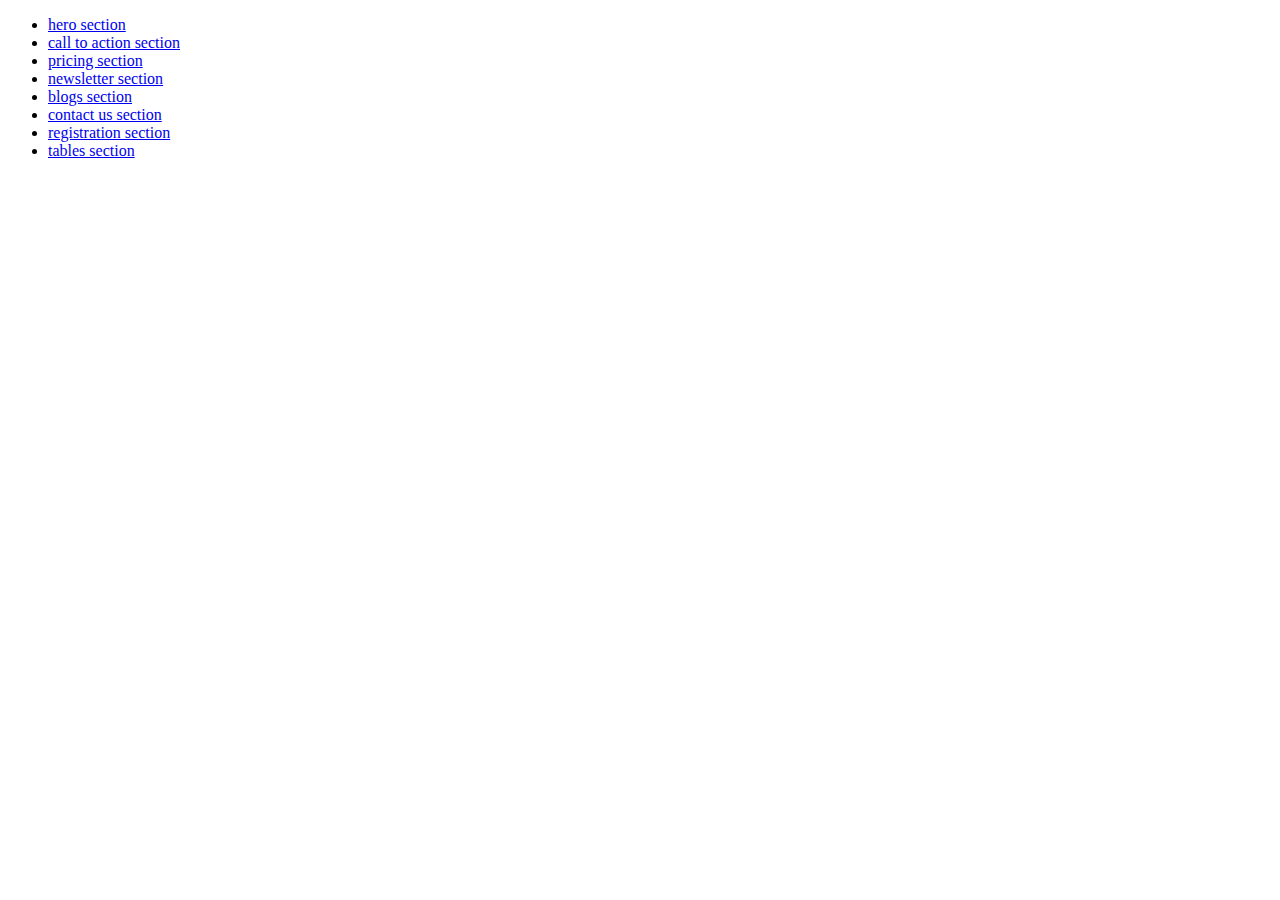
<file: index.html>
<!DOCTYPE html>
<html lang="en">
  <head>
    <meta charset="UTF-8" />
    <meta name="viewport" content="width=device-width, initial-scale=1.0" />
    <title>Document</title>
  </head>
  <body>
    <!-- DO NOT EDIT THIS FILE -->
    <ul>
      <li><a href="./1-hero-section/index.html">hero section</a></li>
      <li><a href="./2-call-to-action/index.html">call to action section</a></li>
      <li><a href="./3-pricings/index.html">pricing section</a></li>
      <li><a href="./4-newsletter/index.html">newsletter section</a></li>
      <li><a href="./5-blogs/index.html">blogs section</a></li>
      <li><a href="./6-contact-us/index.html">contact us section</a></li>
      <li><a href="./7-registration/index.html">registration section</a></li>
      <li><a href="./8-tables/index.html">tables section</a></li>
    </ul>
  </body>
</html>
</file>
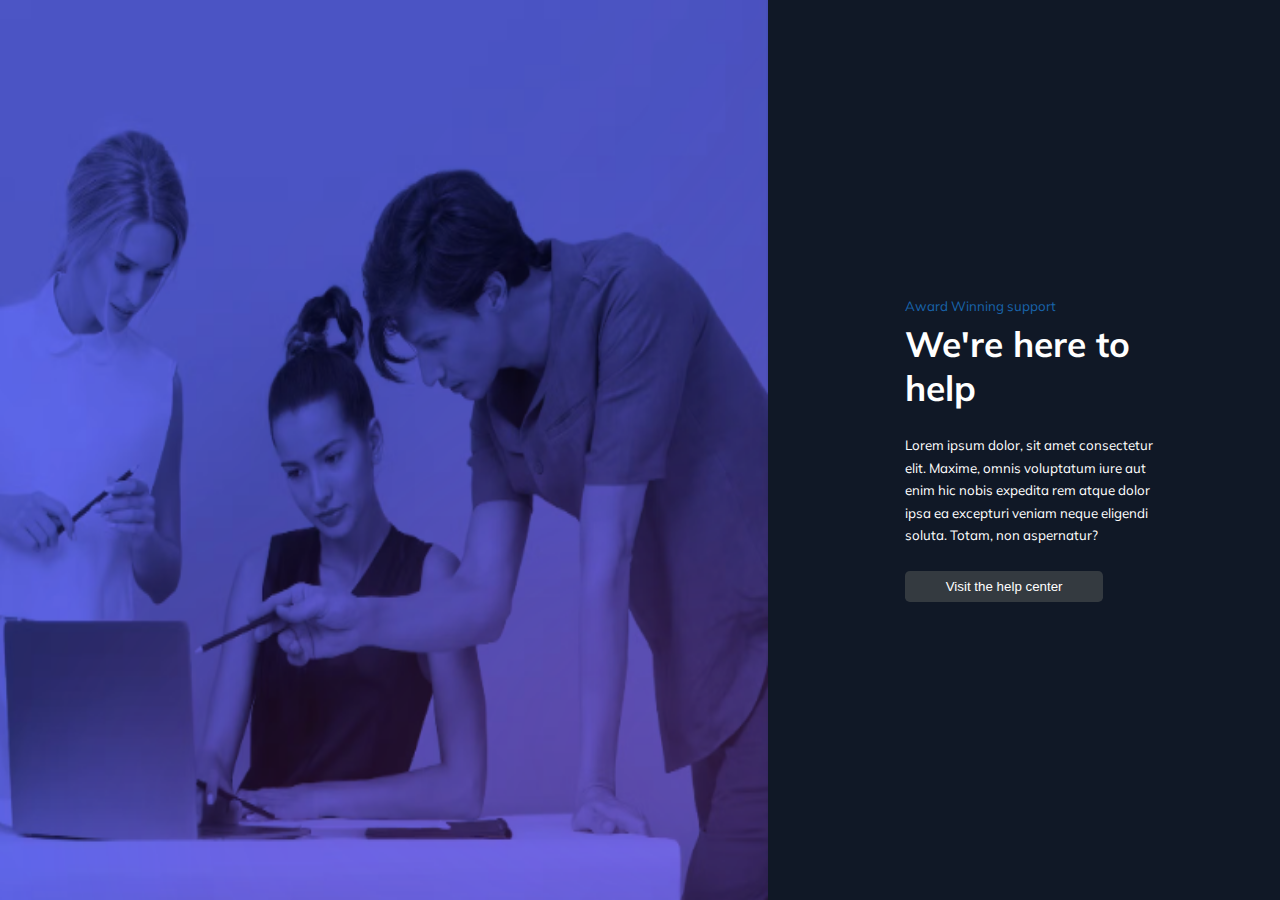
<file: 2-call-to-action/index.html>
<!DOCTYPE html>
<html lang="en">
  <head>
    <meta charset="UTF-8" />
    <meta name="viewport" content="width=device-width, initial-scale=1.0" />
    <title>Document</title>
    <link href="https://fonts.googleapis.com/css2?family=Mulish:ital,wght@0,200..1000;1,200..1000&family=Rubik:ital,wght@0,300..900;1,300..900&display=swap" rel="stylesheet">

    <link rel="stylesheet" href="style.css" />
  </head>
  <body>
    <div class="container">
      <div class="image-class">
        <img src="image.png" alt="Description of Image" class="image" />
      </div>
      <div class="main">
        <div class="main-class">
          <div class="heading">Award Winning support</div>
          <h1>We're here to help</h1>
          <div class="des">
            Lorem ipsum dolor, sit amet consectetur elit. Maxime,
            omnis voluptatum iure aut enim hic nobis expedita rem atque dolor
            ipsa ea excepturi veniam neque eligendi soluta. Totam, non
            aspernatur?
          </div>
          <button class="primary">Visit the help center</button>
        </div>
      </div>
    </div>
  </body>
</html>
</file>
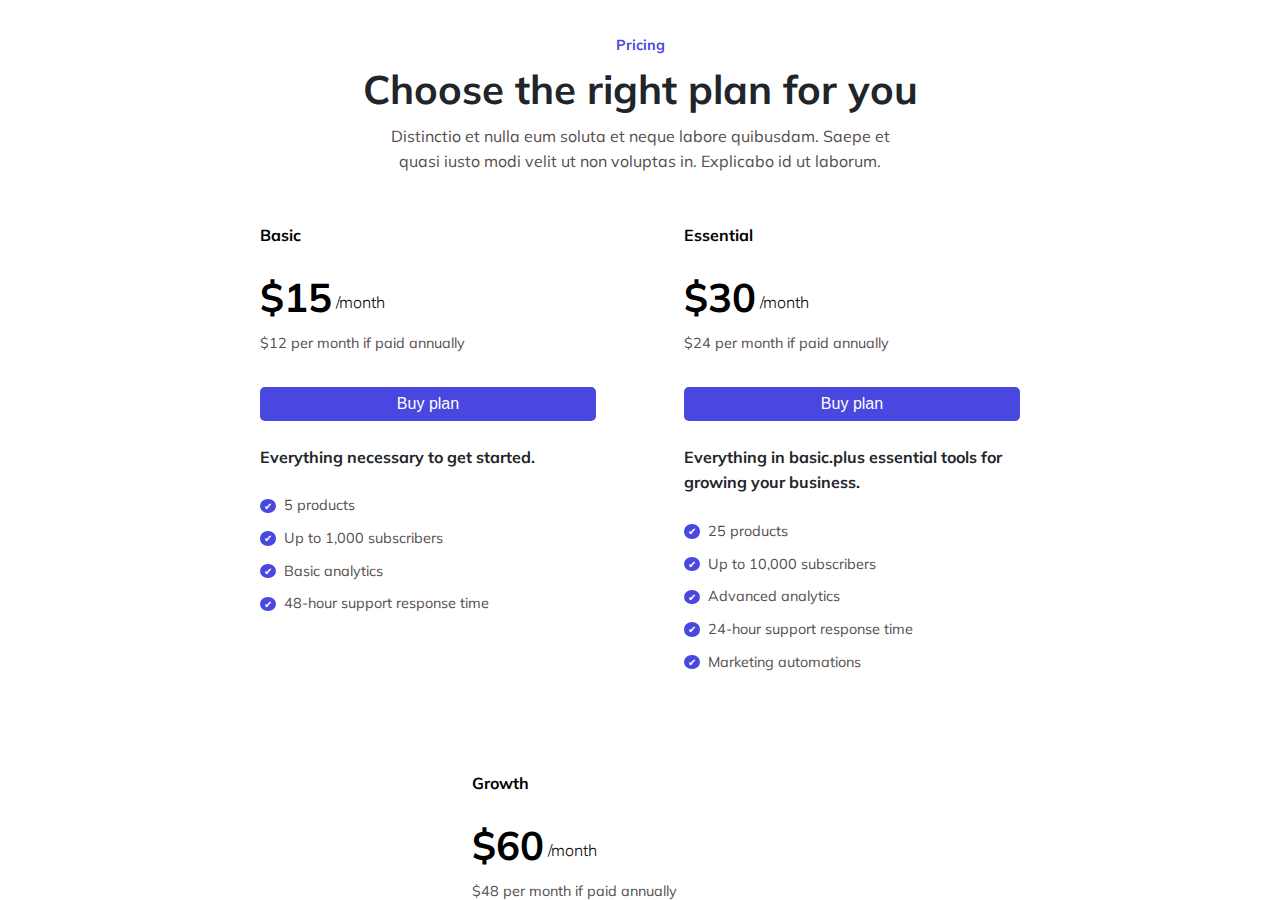
<file: 3-pricings/index.html>
<!DOCTYPE html>
<html lang="en">
<head>
  <meta charset="UTF-8">
  <meta name="viewport" content="width=device-width, initial-scale=1.0">
  <title>Pricing Plans</title>
  <link href="https://fonts.googleapis.com/css2?family=Mulish:ital,wght@0,200..1000;1,200..1000&family=Rubik:ital,wght@0,300..900;1,300..900&display=swap" rel="stylesheet">

  <link rel="stylesheet" href="style.css">
</head>
<body>
  <section class="pricing-section">
    <div class="pricing-header">
      <h6>Pricing</h6>
      <h2>Choose the right plan for you</h2>
      <p>Distinctio et nulla eum soluta et neque labore quibusdam. Saepe et quasi iusto modi velit ut non voluptas in. Explicabo id ut laborum.</p>
    </div>
    <div class="pricing-plans">
      <div class="pricing-card">
        <h3>Basic</h3>
        <div class="price">
          <span>$15</span><span class="month">&nbsp;/month</span>
        </div>
        <p>$12 per month if paid annually</p>
        <button class="btn">Buy plan</button>
        <h4 class="title">Everything necessary to get started.</h4>
        <ul>
          <li>5 products</li>
          <li>Up to 1,000 subscribers</li>
          <li>Basic analytics</li>
          <li>48-hour support response time</li>
        </ul>
      </div>
      <div class="pricing-card">
        <h3>Essential</h3>
        <div class="price">
          <span>$30</span><span class="month">&nbsp;/month</span>
        </div>
        <p>$24 per month if paid annually</p>
        <button class="btn">Buy plan</button>
        <h4 class="title">Everything in basic.plus essential tools for growing your business.</h4>
        <ul>
          <li>25 products</li>
          <li>Up to 10,000 subscribers</li>
          <li>Advanced analytics</li>
          <li>24-hour support response time</li>
          <li>Marketing automations</li>
        </ul>
      </div>
      <div class="pricing-card">
        <h3>Growth</h3>
        <div class="price">
          <span>$60</span><span class="month">&nbsp;/month</span>
        </div>
        <p>$48 per month if paid annually</p>
        <button class="btn">Buy plan</button>
        <h4 class="title">Everything in Essential.plus collaboration tools and deeper insights.</h4>

        <ul>
          <li>Unlimited products</li>
          <li>Unlimited subscribers</li>
          <li>Advanced analytics</li>
          <li>1-hour, dedicated support response time</li>
          <li>Marketing automations</li>
          <li>Custom reporting tools</li>
        </ul>
      </div>
    </div>
  </section>
</body>
</html>
</file>
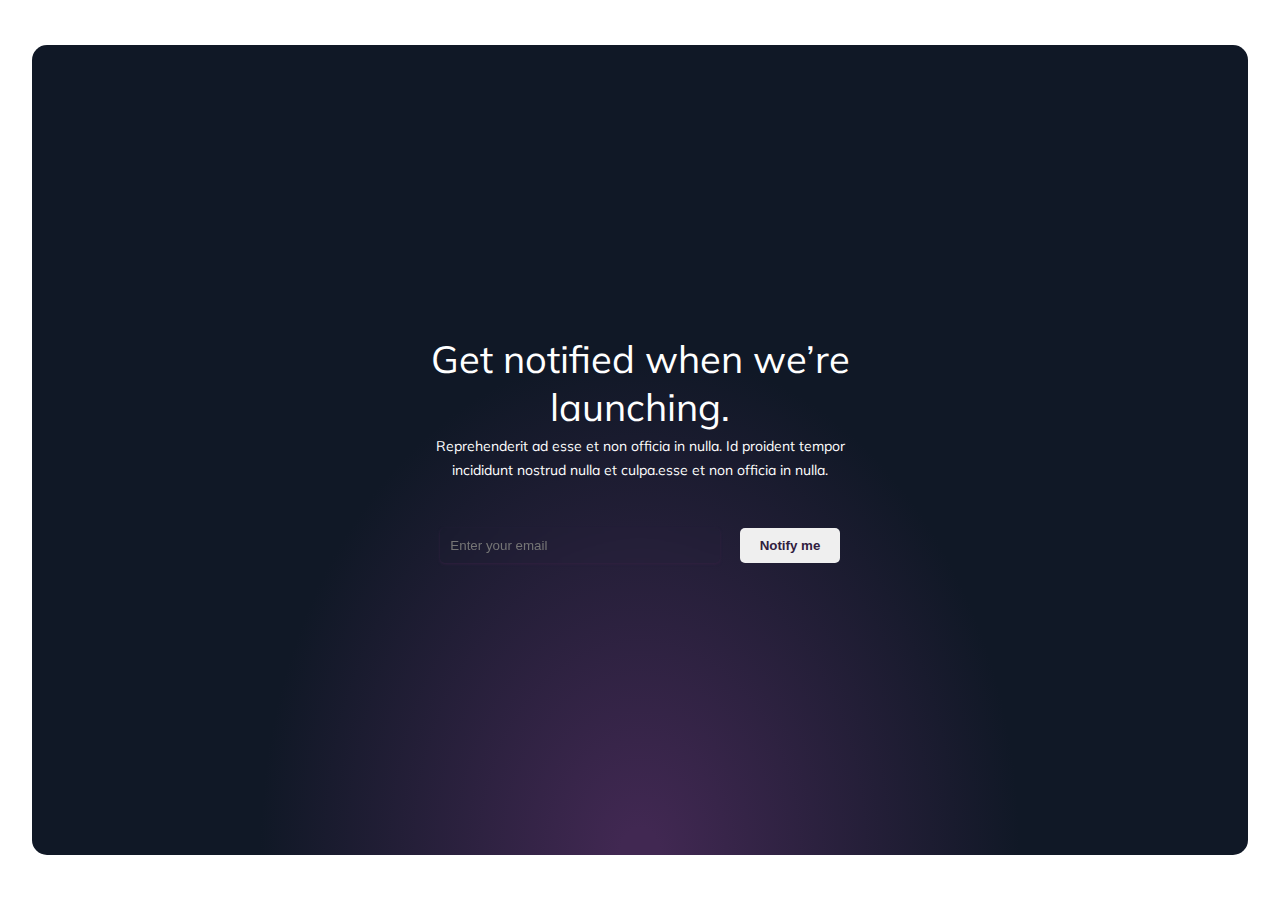
<file: 4-newsletter/index.html>
<!DOCTYPE html>
<html lang="en">
<head>
    <meta charset="UTF-8">
    <meta name="viewport" content="width=device-width, initial-scale=1.0">
    <title>Notification Sign-Up</title>
    <link href="https://fonts.googleapis.com/css2?family=Mulish:ital,wght@0,200..1000;1,200..1000&family=Rubik:ital,wght@0,300..900;1,300..900&display=swap" rel="stylesheet">

    <link rel="stylesheet" href="style.css">
</head>
<body>
    <div class="container">
        <div>Get notified when we’re launching.</div>
        <p>Reprehenderit ad esse et non officia in nulla. Id proident tempor incididunt nostrud nulla et culpa.esse et non officia in nulla.</p>
        <div>

            <input type="email" placeholder="Enter your email">
            <button>Notify me</button>
        </div>
    </div>
</body>
</html>
</file>
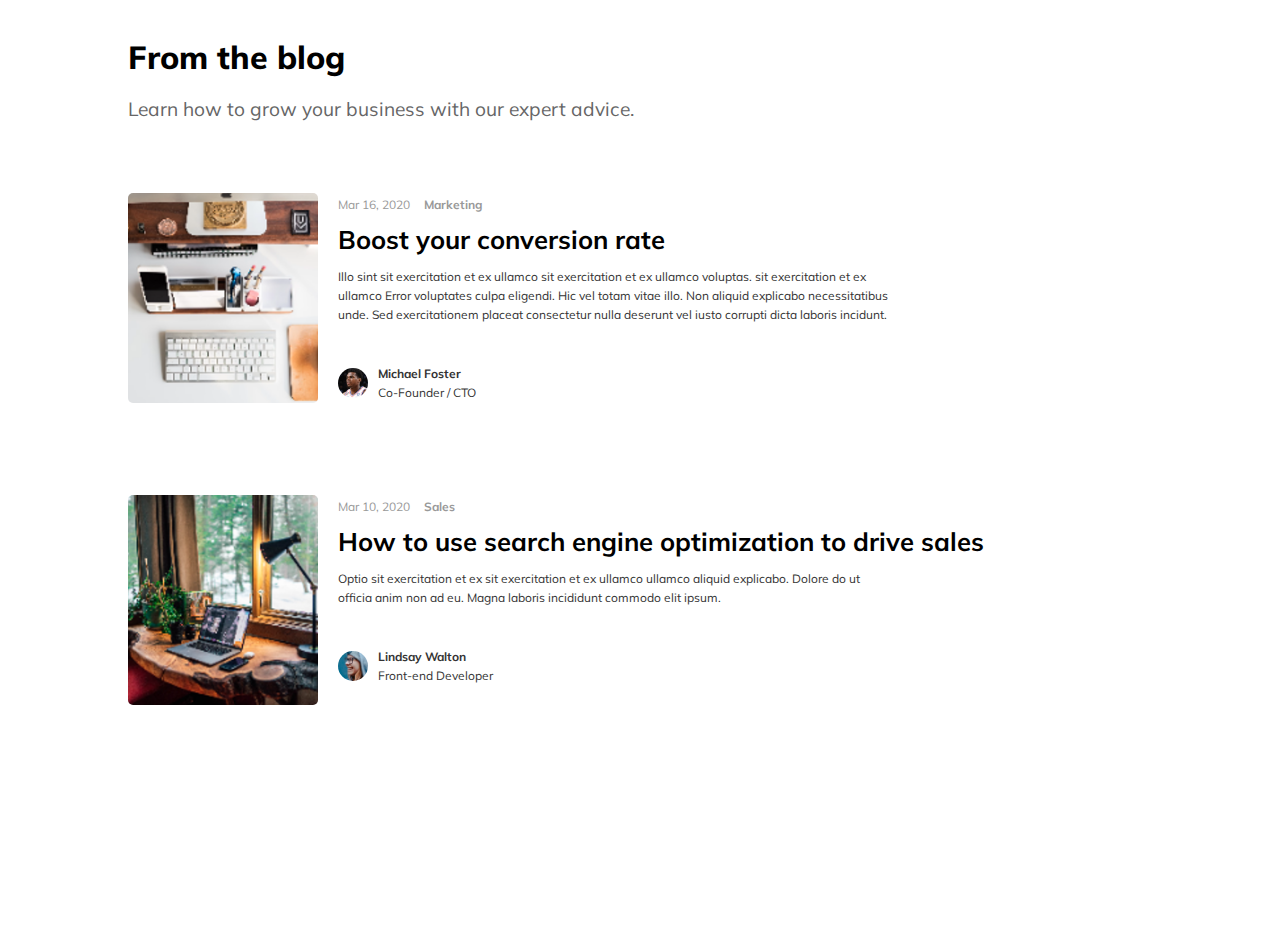
<file: 5-blogs/index.html>
<!DOCTYPE html>
<html lang="en">
<head>
    <meta charset="UTF-8">
    <meta name="viewport" content="width=device-width, initial-scale=1.0">
    <title>From the Blog</title>
    <link href="https://fonts.googleapis.com/css2?family=Mulish:ital,wght@0,200..1000;1,200..1000&family=Rubik:ital,wght@0,300..900;1,300..900&display=swap" rel="stylesheet">

    <link rel="stylesheet" href="style.css">
</head>
<body>
    <div class="blog-section">
        <h1>From the blog</h1>
        <p>Learn how to grow your business with our expert advice.</p>
        <div class="blog-post">
            <img src="workspace1.png" alt="Workspace">
            <div class="post-details">
                <span class="date">Mar 16, 2020</span>
                <span class="category">Marketing</span>
                <h2>Boost your conversion rate</h2>
                <p>Illo sint  sit exercitation et ex ullamco sit exercitation et ex ullamco voluptas. sit exercitation et ex ullamco Error voluptates culpa eligendi. Hic vel totam vitae illo. Non aliquid explicabo necessitatibus unde. Sed exercitationem placeat consectetur nulla deserunt vel iusto corrupti dicta laboris incidunt.</p>
                <div class="author">
                    <img src="author1.png" alt="Michael Foster">
                    <div class="author-info">
                        <p><strong> Michael Foster</strong></p>
                        <p>Co-Founder / CTO</p>
                    </div>
                </div>
            </div>
        </div>
        <div class="blog-post">
            <img src="workspace2.png" alt="Workspace">
            <div class="post-details">
                <span class="date">Mar 10, 2020</span>
                <span class="category">Sales</span>
                <h2>How to use search engine optimization to drive sales</h2>
                <p>Optio sit exercitation et ex  sit exercitation et ex ullamco ullamco aliquid explicabo. Dolore do ut officia anim non ad eu. Magna laboris incididunt commodo elit ipsum.</p>
                <div class="author">
                    <img src="author2.png" alt="Lindsay Walton">
                    <div class="author-info">
                        <p><strong>Lindsay Walton</strong> </p>
                        <p>Front-end Developer</p>
                    </div>
                </div>
            </div>
        </div>
    </div>
</body>
</html>
</file>
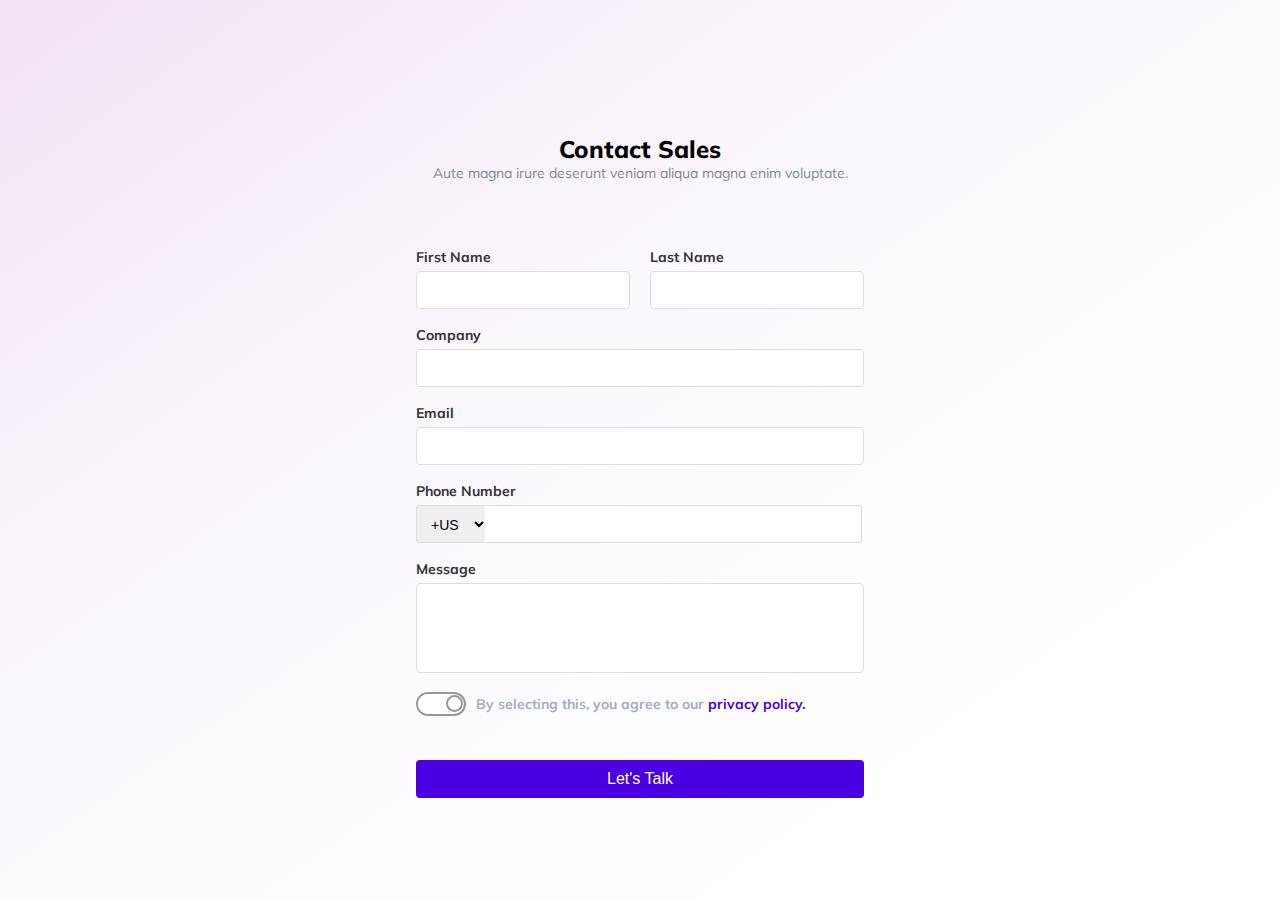
<file: 6-contact-us/index.html>
<!DOCTYPE html>
<html lang="en">
  <head>
    <meta charset="UTF-8" />
    <meta name="viewport" content="width=device-width, initial-scale=1.0" />
    <title>Contact Sales Form</title>
    <link
      href="https://fonts.googleapis.com/css2?family=Mulish:wght@200..800&display=swap"
      rel="stylesheet"
    />
    <link rel="stylesheet" href="style.css" />
  </head>
  <body>
    <div class="container">
      <h1>Contact Sales</h1>
      <p>Aute magna irure deserunt veniam aliqua magna enim voluptate.</p>
      <form>
        <div class="mane">
          <div class="nameing">
            <div class="first">
              <label for="first_name">First Name</label>
              <input type="text" name="first_name" id="first_name" />
            </div>
            <div class="last">
              <label for="last_name">Last Name</label>
              <input type="text" name="last_name" id="last_name" />
            </div>
          </div>

          <label for="company">Company</label>
          <input type="text" name="company" id="company" />

          <label for="email">Email</label>
          <input type="email" name="email" id="email" />
        </div>

        <label for="phone_number">Phone Number</label>
        <div class="phone">
          <select name="country_code" id="country_code" title="Country Code">
            <option value="+91">+US</option>
            <option value="+144">+IN</option>
          </select>
          <input type="text" name="phone_number" id="phone_number" />
        </div>

        <label for="message">Message</label>
        <textarea name="message" id="message"></textarea>

        <div class="checkbox">
          <div class="onoffswitch">
            <input
              type="checkbox"
              name="onoffswitch"
              class="onoffswitch-checkbox"
              id="myonoffswitch"
              tabindex="0"
              checked
              title="Agree to privacy policy"
            />
            <label class="onoffswitch-label" for="myonoffswitch">
              <span class="onoffswitch-inner"></span>
              <span class="onoffswitch-switch"></span>
            </label>
          </div>
          <label for="privacy_policy">
            <span class="policy">By selecting this, you agree to our</span>
            <a href="#">privacy policy</a>.
          </label>
        </div>

        <button type="submit">Let's Talk</button>
      </form>
    </div>
  </body>
</html>
</file>
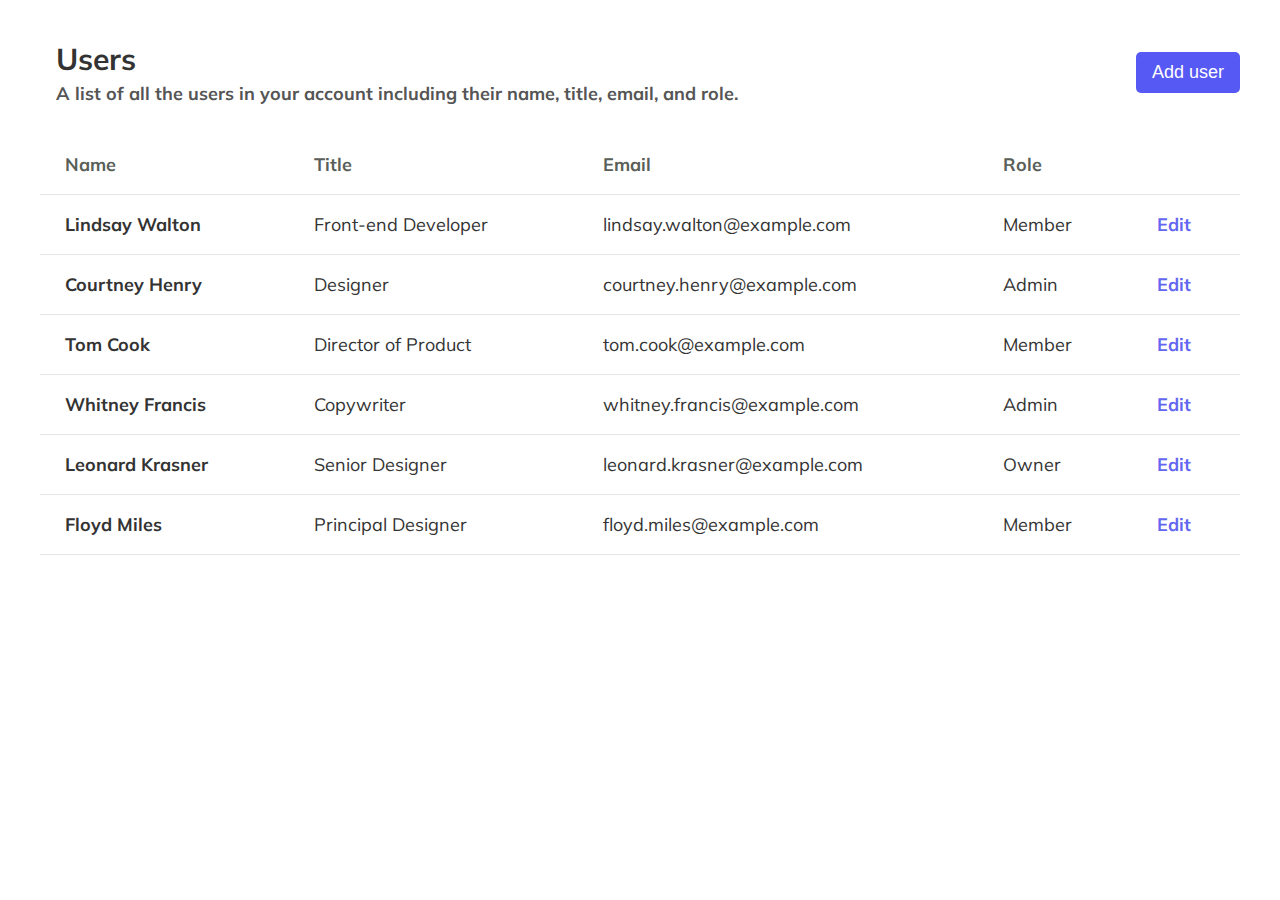
<file: 8-tables/index.html>
<!DOCTYPE html>
<html lang="en">
<head>
  <meta charset="UTF-8">
  <meta name="viewport" content="width=device-width, initial-scale=1.0">
  <title>Users Table</title>
  <link href="https://fonts.googleapis.com/css2?family=Mulish:ital,wght@0,200..1000;1,200..1000&family=Rubik:ital,wght@0,300..900;1,300..900&display=swap" rel="stylesheet">

  <link rel="stylesheet" href="style.css">
</head>
<body>
  <div class="container">
    <div class="header">
      <div class="user">

        <h1>Users</h1>
        <p>A list of all the users in your account including their name, title, email, and role.</p>
      </div>
      <button class="add-user-btn">Add user</button>
    </div>
    <table class="user-table">
      <thead>
        <tr>
          <th>Name</th>
          <th>Title</th>
          <th>Email</th>
          <th>Role</th>
          <th></th>
        </tr>
      </thead>
      <tbody>
        <tr>
          <td class="name">Lindsay Walton</td>
          <td>Front-end Developer</td>
          <td>lindsay.walton@example.com</td>
          <td>Member</td>
          <td><a href="#" class="edit-link">Edit</a></td>
        </tr>
        <tr>
          <td>Courtney Henry</td>
          <td>Designer</td>
          <td>courtney.henry@example.com</td>
          <td>Admin</td>
          <td><a href="#" class="edit-link">Edit</a></td>
        </tr>
        <tr>
          <td>Tom Cook</td>
          <td>Director of Product</td>
          <td>tom.cook@example.com</td>
          <td>Member</td>
          <td><a href="#" class="edit-link">Edit</a></td>
        </tr>
        <tr>
          <td>Whitney Francis</td>
          <td>Copywriter</td>
          <td>whitney.francis@example.com</td>
          <td>Admin</td>
          <td><a href="#" class="edit-link">Edit</a></td>
        </tr>
        <tr>
          <td>Leonard Krasner</td>
          <td>Senior Designer</td>
          <td>leonard.krasner@example.com</td>
          <td>Owner</td>
          <td><a href="#" class="edit-link">Edit</a></td>
        </tr>
        <tr>
          <td>Floyd Miles</td>
          <td>Principal Designer</td>
          <td>floyd.miles@example.com</td>
          <td>Member</td>
          <td><a href="#" class="edit-link">Edit</a></td>
        </tr>
      </tbody>
    </table>
  </div>
</body>
</html>
</file>
<file: 2-call-to-action/style.css>
/* write your css here */
* {
  margin: 0;
  padding: 0;
  box-sizing: border-box;
}
.container {
  font-family: "Mulish", sans-serif;

  width: 100%;
  height: 100vh;
  display: flex;
  overflow: hidden;

  background: rgb(16, 24, 38);
}
.main {
  width: 70%;
  height: 100vh;
  color: white;
  display: flex;
  padding-right: 120px;
  flex-direction: column;
  align-items: end;
  justify-content: center;
}
.main-class {
  width: 49%;
  display: flex;
  flex-direction: column;
  justify-content: center;
}
.image-class {
  max-width: 50%;
}
.image {
  width: 120%;
  height: 100vh;
}
.heading {
  margin-bottom: 0.5rem;
  color: #1864ab;
  font-size: smaller;
}
h1 {
  font-size: 2.2rem;
  margin-bottom: 1.5rem;
}
.des {
  margin-bottom: 1.5rem;
  font-size: smaller;
  line-height: 1.4rem;
}
.primary {
  font-size: smaller;
width: 22vh;
  padding: 0.5rem;
  color: white;
  border: none;
  background-color: #343a40;
  border-radius: 0.3rem;
  cursor: pointer;
}
.primary:hover{
  background-color: #414c57;

}
</file>
<file: 4-newsletter/style.css>
/* write your css here */
*{
  margin: 0;
  padding: 0;
  box-sizing: border-box;
}
body {
  margin: 0;
  padding: 0;
  font-family: "Mulish", sans-serif;
  background-color: white;
  color: #ffffff;
  display: flex;
  justify-content: center;
  align-items: center;
  height: 100vh;
}
.container {
  text-align: center;
  background-image: radial-gradient(ellipse at bottom , rgb(65, 40, 82) 20px, rgb(16, 24, 38) 380px);
   width: 95%;
  height: 90vh;
  padding: 70px;
  border-radius: 15px;
  display: flex;
  flex-direction: column;
  justify-content: center;
  align-items: center;
}
.container div {
  font-size: 38px;

  width: 50%;
  margin-bottom: 3px;
}
.container p {
  width: 44%;
  font-size: 14px;
  line-height: 1.5rem;
  margin-bottom:30px;
}
.container input[type="email"] {
  padding: 10px;
  border-radius: 5px;
  margin-right: 10px;
  border: none;
  width: 280px;
  background-color: transparent;
  -webkit-backdrop-filter: blur(5px);
  backdrop-filter: blur(5px);
  box-shadow: 0 1px 3px rgb(49, 32, 64);
}
.container button {
  padding: 10px 20px;
  border: none;
  border-radius: 5px;
  font-weight: bold;
  color: rgb(49, 32, 64);
  background-color: 101826;
  cursor: pointer;
}
.container button:hover {
  background-color: #52355b;
  color: white;
}
</file>
<file: 5-blogs/style.css>
/* write your css here */
body {
  font-family: "Mulish", sans-serif;
  margin: 0;
  padding: 0;
  overflow: hidden;
  background-color: #f4f4f4;
}

.blog-section {
  width: 80%;
  height: 100vh;
  overflow:hidden ;
  margin: 0;
  padding: 1rem 10% 2rem 10%;
  background-color: #fff;
  box-shadow: 0 0 10px rgba(0, 0, 0, 0.1);
}

.blog-section h1 {
  font-size: 2em;
  font-weight: 800;
  margin-bottom: 10px;
}

.blog-section p {
  font-size: 1.2em;
  color: #666;
}

.blog-post {
  display: flex;
  margin-top: 4.5rem;

  padding-bottom: 20px;
}

.blog-post img {
  width: 190px;
  height: 210px;
  object-fit: cover;
  margin-right: 20px;
  border-radius: 5px;
}

.post-details {
  flex: 1;
}

.post-details .date,
.post-details .category {
  display: inline-block;
  margin-right: 10px;
  color: #999;
  font-size: 12px;

}

span.category {
  font-weight: bold;
}

.post-details h2 {
  font-size: 1.6em;
  margin: 10px 0;
}

.post-details p {
  width: 68%;
  font-size: 12px;
  line-height: 1.2rem;
  color: #333;
}

.author {
  display: flex;
  font-size: 1rem;
  align-items: center;
  margin-top: 40px;
}

.author img {
  width: 30px;
  height: 30px;
  border-radius: 50%;
  margin-right: 10px;
}

.author-info p {
  width: 100%;
  margin: 0;
  font-size: 12px;
}
</file>
<file: 6-contact-us/style.css>
* {
  margin: 0;
  padding: 0;
  box-sizing: border-box;
}
body {
  font-family: "Mulish", sans-serif;
  display: flex;
  justify-content: center;
  align-items: center;
  height: 100vh;
  background-image: linear-gradient(
    to bottom right,
    rgb(242, 227, 245),
    rgb(251, 248, 253) 40%,
    rgb(255, 255, 255) 80%
  );
  margin: 0;
}

.container {
  width: 35%;
  display: flex;
  flex-direction: column;
}

.container h1 {
  font-size: 24px;
  font-weight: 800;
  margin-top: 2rem;
  text-align: center;
}

.container p {
  font-size: 14px;
  color: rgb(130, 136, 150);
  margin-top: 0;
  margin-bottom: 4rem;
  text-align: center;
}

label {
  font-weight: bold;
  font-size: 14px;
  margin-bottom: 20px;
  color: #333;
}

.mane input,
textarea,
.phone input {
  width: 100%;
  padding: 10px;
  margin-top: 5px;
  margin-bottom: 15px;
  border: 1px solid #ddd;
  border-radius: 4px;
  font-size: 14px;
  box-sizing: border-box;
}
.phone select {
  width: 18%;
  height: 38.4px;
  padding: 10px;
  margin-top: 5px;
  margin-bottom: 15px;
  border: 1px solid #ddd;
  border-right: none;
  border-radius: 4px;
  font-size: 14px;
  box-sizing: border-box;
  border-top-right-radius: 0px;
  border-bottom-right-radius: 0px;
}
.nameing {
  display: flex;
  gap: 20px;
}
.phone input {
  border-left: none;
  border-top-left-radius: 0px;
  border-bottom-left-radius: 0px;
  transform: translateX(-2px);
}
.nameing .first,
.nameing .last {
  flex: 1;
}

.phone {
  display: flex;
  gap: 0px;
  align-items: center;
}

textarea {
  height: 90px;
  resize: none;
}

.checkbox {
  margin-top: 0;
  display: flex;
  align-items: center;
  margin-bottom: 1.5rem;
  gap: 10px;
  position: relative;
}
.on-off-btn {
  width: 20px;
  height: 10px;
  display: flex;

  margin-bottom: 1rem;
  background-color: #3a00b0;
}
.policy {
  color: rgb(164, 174, 190);
}
/* .checkbox input {
    margin-right: 10px;
  } */

button {
  width: 100%;
  padding: 10px;
  background: #4a00e0;
  color: #fff;
  border: none;
  border-radius: 4px;
  cursor: pointer;
  font-size: 16px;
}

button:hover {
  background: #3a00b0;
}

a {
  color: #4a00e0;
  text-decoration: none;
}
a:hover {
  text-decoration: underline;
}
.onoffswitch {
  position: relative;
  width: 50px;
  -webkit-user-select: none;
  -moz-user-select: none;
  -ms-user-select: none;
}
.onoffswitch-checkbox {
  position: absolute;
  opacity: 0;
  pointer-events: none;
}
.onoffswitch-label {
  display: block;
  overflow: hidden;
  cursor: pointer;
  border: 2px solid #999999;
  border-radius: 20px;
}
.onoffswitch-inner {
  display: block;
  width: 50%;
  margin-left: -100%;
  transition: margin 0.3s ease-in 0s;
}
.onoffswitch-inner:before,
.onoffswitch-inner:after {
  display: block;
  float: left;
  width: 50%;
  height: 20px;
  padding: 0;
  line-height: 30px;
  font-size: 14px;
  color: white;
  font-family: Trebuchet, Arial, sans-serif;
  font-weight: bold;
  box-sizing: border-box;
}
.onoffswitch-inner:before {
  content: "";
  padding-left: 10px;
  background-color: #ffffff;
  color: #ffffff;
}
.onoffswitch-inner:after {
  content: "";
  padding-right: 10px;
  background-color: #ffffff;
  color: #999999;
  text-align: right;
}
.onoffswitch-switch {
  display: block;
  width: 17px;
  height: 17px;
  margin-top: 3px;
  margin-right: 3px;
  background: #ffffff;
  position: absolute;
  top: 0;
  bottom: 0;
  right: 26px;
  border: 2px solid #999999;
  border-radius: 50%;
  transition: all 0.3s ease-in 0s;
}
.onoffswitch-checkbox:checked + .onoffswitch-label .onoffswitch-inner {
  margin-left: 0;
}
.onoffswitch-checkbox:checked + .onoffswitch-label .onoffswitch-switch {
  right: 0px;
}
</file>
<file: 8-tables/style.css>
/* write your css here */
*{
     margin: 0;
     padding: 0;
     box-sizing: border-box;
}
body {
  font-family: 'Mulish', sans-serif;
  
  margin: 0;
  padding: 20px;
}

.container {
  width:100% ;
  background-color: #fff;
  padding: 20px;
  overflow-x: none;
  overflow-y:none ;
  border-radius: 8px;
}
.user{
  padding-left: 1rem;
     display: flex;
     flex-direction: column;
     gap: 4px;
}
.header {
  display: flex;
  justify-content: space-between;
  align-items: center;
  margin-bottom: 20px;
}

.header h1 {
  font-size: 30px;
  margin: 0;
  color: #333;
}

.header p {
     margin: 0;
  color: #555;
  font-size: 18px;
  font-weight: 700;
}

.add-user-btn {
  background-color: #5659f3;
  color: #fff;
  border: none;
  padding: 10px 16px;
  font-size: 18px;
  border-radius: 5px;
  cursor: pointer;
  transition: background-color 0.2s ease;
}

.add-user-btn:hover {
  background-color: #4f46e5;
}

.user-table {
  width: 100%;
  border-collapse: collapse;
  margin-top: 30px;
}

.user-table tbody tr td:first-child {
  font-weight:bold;
}

.user-table th,
.user-table td {
  text-align: left;
  padding: 18px 25px;
  border-bottom: 1px solid #e5e7eb;
}

.user-table th {
  color: rgb(89, 95, 88);
  font-size: 18px;
}



.user-table tbody tr:hover {
  background-color: #f9fafb;
}

.user-table td {
  font-size: 18px;
  color: #333;
}

.edit-link {
  color: #6366f1;
  text-decoration: none;
  font-size: 18px;
  font-weight: bold;
}

.edit-link:hover {
  text-decoration: underline;
}
</file>
<file: 3-pricings/style.css>
/* write your css here */
/* General Reset */
* {
     margin: 0;
     padding: 0;
     box-sizing: border-box;
   }
   
   body {
     font-family: 'Mulish', sans-serif;
     background-color: white;
     color: #212529;
     line-height: 1.6;
   }
   
   /* Pricing Section */
   .pricing-section {
    height: 100vh;
overflow: hidden;
     padding: 2rem;
     text-align: center;
   }
   .pricing-header{
     display: flex;
     flex-direction: column;
     justify-content: center;
     align-items: center;
   }
   
   .pricing-header h2 {
     font-size: 2.5rem;
     font-weight: bold;
     margin-bottom: 0.2rem;
     color: #212529;
     text-align: center;
   }
   .pricing-header h6{
     font-size: 0.9rem;
     margin:0.1rem 0 0 0;
     color: rgb(72, 72, 224);;
   }
   
   .pricing-header p {
     font-size: 1rem;
     width: 42%;
     margin-bottom: 1rem;
     color: #544d4c;
     text-align: center;
   }
   
   /* Pricing Plans */
   .pricing-plans {
     display: flex;
     justify-content: center;
     gap: 1.5rem;
     flex-wrap: wrap;
   }

   
   .pricing-card {
     background: #ffffff;
     border-radius: 8px;
     width: 400px;
     padding: 2rem;

     text-align: center;
   }
 
   /* .pricing-card:hover {
     transform: translateY(-10px);
     box-shadow: 0 8px 12px rgba(0, 0, 0, 0.2);
   } */
   
   .pricing-card h3 {
     font-size: 1rem;
     display: flex;
     margin-bottom: 1rem;
     color:black;
}

.price {
     font-size: 2rem;
     font-weight: bold;
     color: #343a40;
     display: flex;

     
}

.price span {
     font-size: 2.5rem;
     color: black;
     
}
 span.month {
     font-size: 1rem;
     font-weight: 300;
     display: flex;
     color:aca2a1;
     align-items: end;
     padding-bottom: 0.8rem;
     
     
}

.pricing-card p {
     font-size: 0.9rem;
     margin: 0.2rem 0 1rem 0;
     color: #544d4c;
     display: flex;
   }
   
   /* Button */
   .btn {
     width: 100%;
     display: inline-block;
     margin-top: 1rem;
     margin-bottom: 1.5rem;

     padding: 0.5rem 1.5rem;
     font-size: 1rem;
     color: #fff;
     background-color: rgb(72, 72, 224);
     border: none;
     border-radius: 5px;
     cursor: pointer;
     transition: background-color 0.3s ease;
   }
   
   .btn:hover {
     background-color: rgb(168, 168, 186);
   }
   
   /* Features List */
   .pricing-card ul {
     list-style: none;
     text-align: left;
     margin-top: 1.5rem;
   }
   
   .pricing-card ul li {
     font-size: 0.9rem;
     margin-bottom: 0.6rem;
     color: #544d4c;
     display: flex;
     align-items: center;
   }
   
   .pricing-card ul li:before {
     content: "✔";
     color: white;
     width: 1rem;
     font-size: 0.6rem;

     height: 0.8rem;
     text-align: center;
     padding-bottom: 0.1rem;
     background-color: rgb(72, 72, 224);
     border-radius: 50%;
     margin-right: 0.5rem;
   }
   .title{
    text-align: start;
   }
</file>
